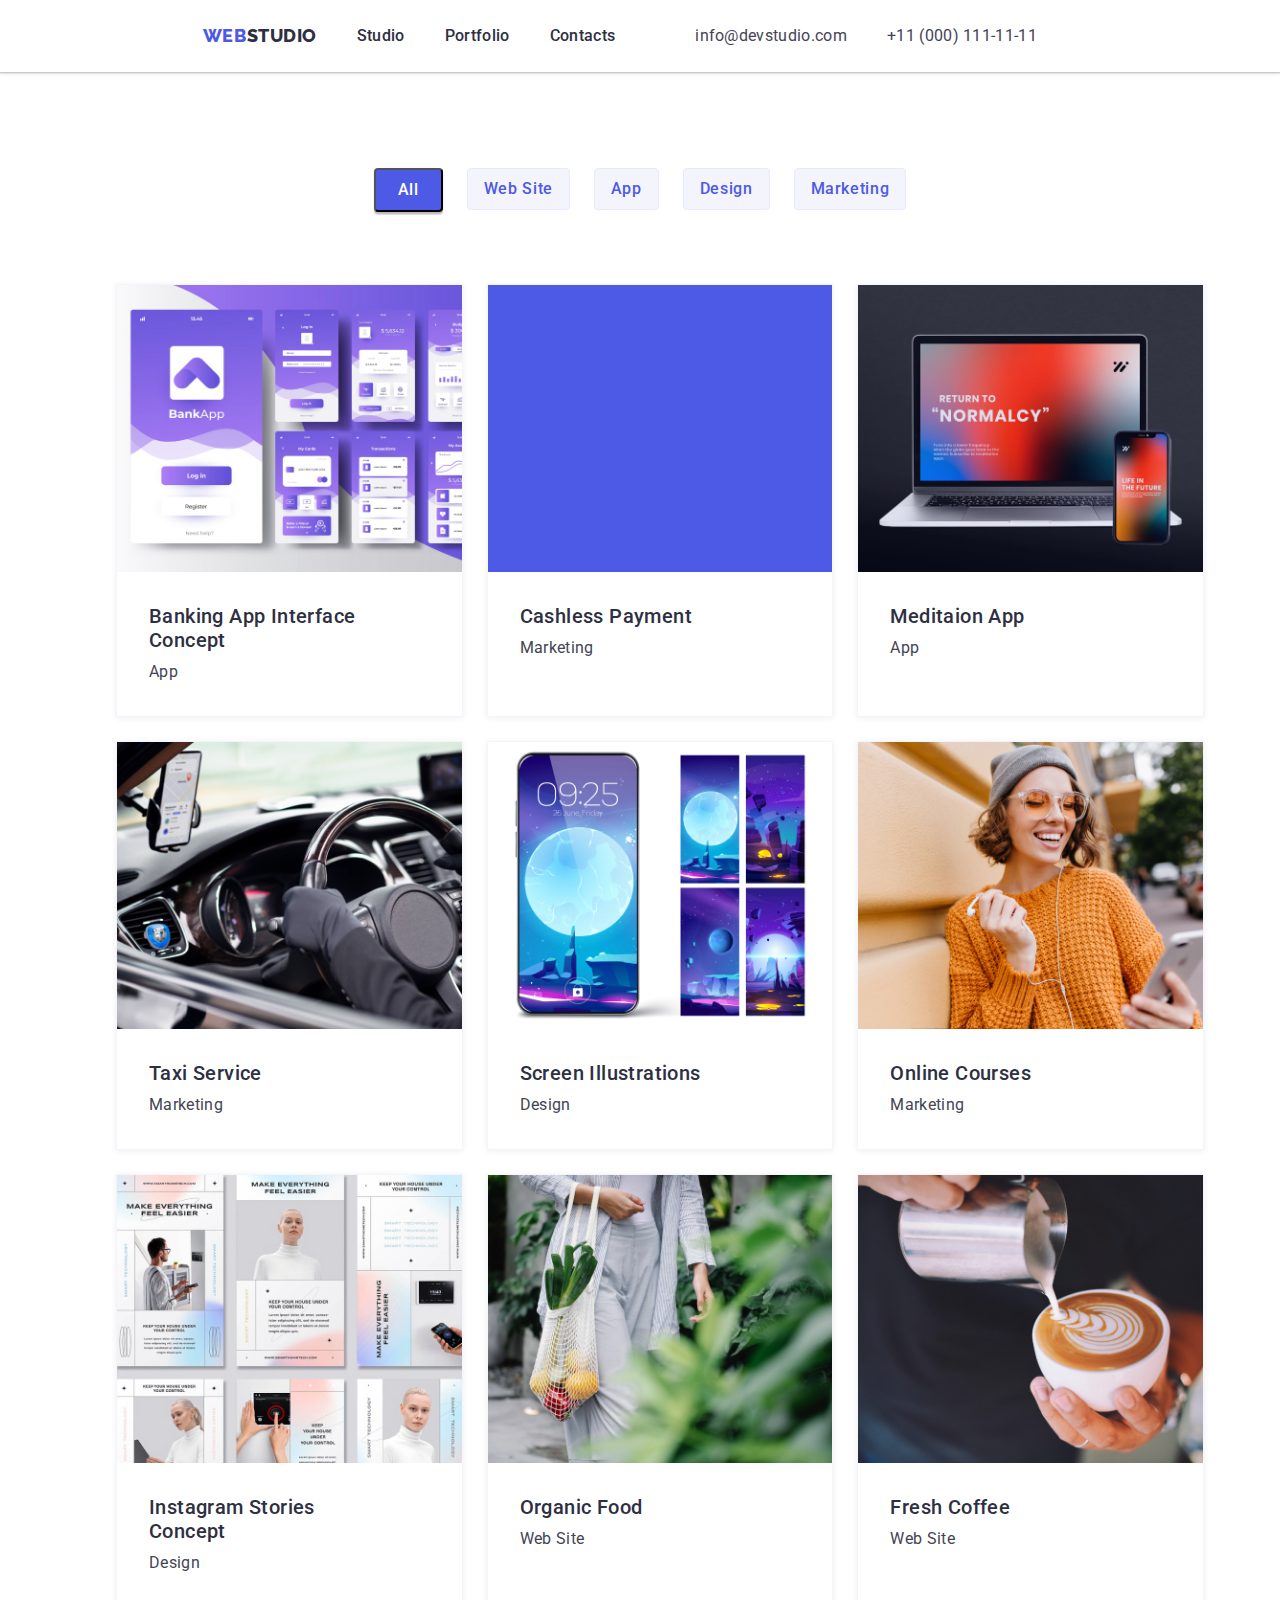
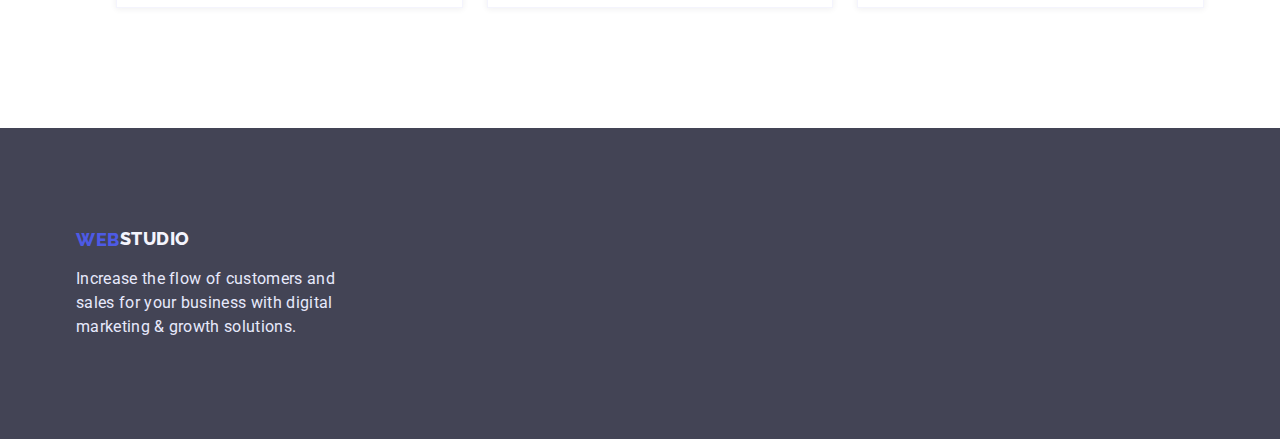
<file: portfolio.html>
<!DOCTYPE html>
<html lang="en">
	<head>
		<meta charset="UTF-8" />
		<meta http-equiv="X-UA-Compatible" content="IE=edge" />
		<meta name="viewport" content="width=device-width, initial-scale=1.0" />
            <link rel="stylesheet" href="https://cdnjs.cloudflare.com/ajax/libs/modern-normalize/1.1.0/modern-normalize.css"/>
		<link rel="stylesheet" href="./css/styles.css">
		<link href="https://fonts.googleapis.com/css2?family=Roboto:wght@400;500;700&display=swap" rel="stylesheet">
		<link href="https://fonts.googleapis.com/css2?family=Raleway:wght@800&display=swap" rel="stylesheet">
		<title>Portfolio</title>
	</head>
	<body>

            
                  <header class="header-class">
                    <div class="container main-nav">    
                  <a href="#" class="web">WEB</a>
			<a href="#" class="studio">Studio</a>
			<nav>
				<ul class="nav-links">
					<li ><a href="./index.html" class="exact-nav-links">Studio</a></li>
					<li ><a href="./portfolio.html" class="exact-nav-links">Portfolio</a></li>
					<li ><a href="#" class="exact-nav-links">Contacts</a></li>
				</ul>
				
			</nav>
			<ul class="contact">
				<li><a href="mailto:info@devstudio.com" class="contact-links">info@devstudio.com</a></li>
				<li><a href="tel:+11(000)111-11-11" class="contact-links">+11 (000) 111-11-11</a></li>
			</ul>
		      </div>
		</header>
            
		


		<main>
                  
                       <section class="merch-section">
                              <div class="container">
                        <ul class="no-bullets filter-btns">
                        <li><button class="total-display-btn" type="button">All</button></li>
                        <li><button class="display-btn" type="button">Web Site</button></li>
                        <li><button class="display-btn" type="button">App</button></li>
                        <li><button class="display-btn" type="button">Design</button></li>
                        <li><button class="display-btn" type="button">Marketing</button></li>
                  </ul>
            
            <ul class="merch-pics">
                  <li class="merch-rows"><img src="./images/merchone.jpg" alt="App" height="300" width="360">
                     <div class="merch-info">
                              <p class="project-name">Banking App Interface Concept</p>
                              <p class="categories">App</p>
                     </div>   
                        </li>
                  <li class="merch-rows"><img src="./images/merchtwo.jpg" alt="Marketing" height="300" width="360">
                     <div class="merch-info">
                              <p class="project-name">Cashless Payment</p>
                              <p class="categories">Marketing</p>
                     </div>   
                        </li>
                  <li class="merch-rows"><img src="./images/merchthree.jpg" alt="Laptop" height="300" width="360">
                     <div class="merch-info">
                        <p class="project-name">Meditaion App</p>
                        <p class="categories">App</p>
                     </div>   
                        </li>
                  <li class="merch-rows"><img src="./images/merchfour.jpg" alt="Wheel of the car" height="300" width="360">
                     <div class="merch-info">
                        <p class="project-name">Taxi Service</p>
                        <p class="categories">Marketing</p>
                  </div>   
                        </li>
                  <li class="merch-rows"><img src="./images/merchfive.jpg" alt="Smartphone" height="300" width="360">
                     <div class="merch-info">
                        <p class="project-name">Screen Illustrations</p>
                        <p class="categories">Design</p>
                     </div>   
                        </li>
                  <li class="merch-rows"><img src="./images/merchsix.jpg" alt="Happy woman" height="300" width="360">
                     <div class="merch-info">
                        <p class="project-name">Online Courses</p>
                        <p class="categories">Marketing</p>
                     </div>   
                        </li>
                  <li class="merch-rows"><img src="./images/merchseven.jpg" alt="Samples" height="300" width="360">
                     <div class="merch-info">
                        <p class="project-name">Instagram Stories Concept</p>
                        <p class="categories">Design</p>
                     </div>   
                        </li>
                  <li class="merch-rows"><img src="./images/mercheight.jpg" alt="Purchase" height="300" width="360">
                     <div class="merch-info">
                        <p class="project-name">Organic Food</p>
                        <p class="categories">Web Site</p>
                  </div>   
                        </li>
                  <li class="merch-rows"><img src="./images/merchnine.jpg" alt="Cup of coffee" height="300" width="360">
                     <div class="merch-info">
                        <p class="project-name">Fresh Coffee</p>
                        <p class="categories">Web Site</p>
                     </div>   
                        </li>
            </ul>
              </div>    
      </section>
		 
                  
                  
                  

		</main>

            
                <footer class="bckg-footer">
                  <div class="container">
			<a href="#" class="studio-footer"><span class="web">WEB </span>  STUDIO</a>
			<p class="footer-description">Increase the flow of customers and sales for your business with digital marketing & growth solutions.</p>
		      </div>
            </footer>  
            
	</body>
</html>
</file>
<file: css/styles.css>
/* CSS-змінні */
:root {
    --primary-brand: #4D5AE5;
    --dark: #2E2F42;
    --success: #31D0AA;
    --text: #434455;
    --subtle-text: #8E8F99;
    --accent: #E7E9FC;
    --light: #F4F4FD;
}

/* домінантний body-елемент */
body {
    font-family: 'Roboto';
    color: var(--primary-brand);
    
}

html {
	box-sizing: border-box;
}
*,
*::after,
*::before {
	box-sizing: inherit;
}

h1,
h2,
h3,
h4,
h5,
h6,
ul,
li,
p {
	margin: 0;
}

.list {
	list-style: none;
	padding-left: 0;
	margin: 0;
}

.link {
	text-decoration: none;
	color: inherit;
}

img {
	display: block;
	max-width: 100%;
	height: auto;
}
/* попередні налаштування таскидання */

.container {
    max-width: 1158px;
    margin: 0 auto;
    padding-left: 15px;
    padding-right: 15px;
}
.header-class {
    display: flex;
    flex-direction: row;
    align-items: center;
    padding-top: 24px;
    padding-bottom: 24px;
    box-shadow: 0px 2px 1px rgba(46, 47, 66, 0.08), 0px 1px 1px rgba(46, 47, 66, 0.16), 0px 1px 6px rgba(46, 47, 66, 0.08);
}
.main-nav {
    display: flex;
}

.web {
    font-family: 'Raleway';
    font-weight: 800;
    font-size: 18px;
    line-height: 1.3;
    letter-spacing: 0.03em;
    text-transform: uppercase;
    text-decoration: none;
    color: var(--primary-brand);
    display: flex;
    align-items: center;
}
.studio {
    color: var(--dark);
    font-family: 'Raleway';
    font-weight: 800;
    font-size: 18px;
    line-height: 1.16;
    letter-spacing: 0.03em;
    display: flex;
    align-items: center;
    text-transform: uppercase;
    text-decoration: none;
}

/* очистка переліків від позначок */
.no-bullets {
    list-style-type:none;
    margin: 0;
    padding: 0;
    justify-content: center;
    display: flex;
    gap: 24px;
}

.nav-links {
    font-weight: 500;
    font-size: 16px;
    line-height: 1.5;
    letter-spacing: 0.02em;
    color: var(--dark);
    list-style-type: none;
    display: flex;
}
.exact-nav-links {
    color: var(--dark);
    font-weight: 500;
    text-decoration: none;
    display: flex;
    margin-right: 40px;
}
.nav-links:hover {
    color: #404BBF;
}
.nav-links:focus {
    color: #404BBF;
}
.nav-segment {
    margin-right: auto;
    margin-left: 77px;
}
.contact {
    font-size: 16px;
    line-height: 1.5;
    letter-spacing: 0.02em;
    color: #434455;
    list-style-type: none;
    text-decoration: none;
    margin-left: auto;
    display: flex;
    flex-direction: row;
}
.contact:hover {
    color: var(--primary-brand);
}
.contact:focus {
    color: var(--primary-brand);
}
.contact-links {
    text-decoration: none;
    color: var(--text);
    margin-right: 40px;
}

.main-title {
    font-weight: 500;
    font-size: 56px;
    width: 492px;
    margin: 0 auto;
    line-height: 1.07;
    text-align: center;
    letter-spacing: 0.02em;
    color: #FFFFFF;
}
.title-section {
    padding-top: 192px;
    padding-bottom: 192px;
    background-color: #2E2F42;
    text-align: center;
}
.btn {
    font-weight: 500;
    font-size: 16px;
    font-family: 'Roboto';
    line-height: 1.18;
    height: 51px;
    width: 170px;
    left: 635px;
    top: 432px;
    letter-spacing: 0.04em;
    color: #FFFFFF;
    margin-top: 72px;
    background-color: var(--primary-brand);
    box-shadow: 0px 4px 4px rgba(0, 0, 0, 0.15);
    border-radius: 4px;
    cursor: pointer;
}
.btn:hover {
    background-color: #404BBF;
}
.btn:focus {
    background-color: #404BBF;
}
.hidden {
    display: none;
}
.benefits {
    font-weight: 500;
    font-size: 20px;
    line-height: 1.2;
    margin-bottom: 8px;
    letter-spacing: 0.02em;
    color: var(--dark);
}
.bene-section {
    padding-top: 120px;
}
.benefit-point {
    width: 264px;
    flex-basis: calc((100% - 72px) / 4);
}
.description {
    font-size: 16px;
    line-height: 1.5;
    letter-spacing: 0.02em;
    color: var(--text);
}
.section-doing {
    padding-top: 120px;
    padding-bottom: 120px;
}
.doing {
    font-weight: 500;
    font-size: 36px;
    margin-bottom: 50px;
    line-height: 1.11;
    text-align: center;
    letter-spacing: 0.02em;
    text-transform: capitalize;
    color: #2E2F42;
}
.pics1 {
    box-sizing: border-box;
    background: linear-gradient(0deg, rgba(77, 90, 229, 0.1), rgba(77, 90, 229, 0.1)), url(2368.jpg);
    background-blend-mode: soft-light, normal;
    border: 1px solid var(--accent);
    display: flex;
    box-sizing: border-box;
}
.pics2 {
    box-sizing: border-box;
    background: linear-gradient(0deg, rgba(77, 90, 229, 0.1), rgba(77, 90, 229, 0.1)), url(2368.jpg);
    background-blend-mode: soft-light, normal;
    border: 1px solid var(--accent);
    display: flex;
    box-sizing: border-box;
}
.pics3 {
    box-sizing: border-box;
    background: linear-gradient(0deg, rgba(77, 90, 229, 0.1), rgba(77, 90, 229, 0.1)), url(2368.jpg);
    background-blend-mode: soft-light, normal;
    border: 1px solid var(--accent);
    display: flex;
    box-sizing: border-box;
}
.team-bckg {
    background-color: var(--light);
    padding-top: 120px;
    padding-bottom: 120px;
}
.team {
    text-align: center;
    margin-bottom: 72px;
    font-family: 'Roboto';
    font-style: normal;
    font-weight: 600;
    font-size: 36px;
    line-height: 40px;
    text-align: center;
    letter-spacing: 0.02em;
    text-transform: capitalize;
    color: #2E2F42;
}
.worker-card1 {
    box-shadow: 0px 1px 6px rgba(46, 47, 66, 0.08), 0px 1px 1px rgba(46, 47, 66, 0.16), 0px 2px 1px rgba(46, 47, 66, 0.08);
    border-radius: 0px 0px 4px 4px;
}
.worker-card2 {
    box-shadow: 0px 1px 6px rgba(46, 47, 66, 0.08), 0px 1px 1px rgba(46, 47, 66, 0.16), 0px 2px 1px rgba(46, 47, 66, 0.08);
    border-radius: 0px 0px 4px 4px;
}
.worker-card3 {
    box-shadow: 0px 1px 6px rgba(46, 47, 66, 0.08), 0px 1px 1px rgba(46, 47, 66, 0.16), 0px 2px 1px rgba(46, 47, 66, 0.08);
    border-radius: 0px 0px 4px 4px;
}
.worker-card4 {
    box-shadow: 0px 1px 6px rgba(46, 47, 66, 0.08), 0px 1px 1px rgba(46, 47, 66, 0.16), 0px 2px 1px rgba(46, 47, 66, 0.08);
    border-radius: 0px 0px 4px 4px;
}
.worker-data {
    padding-top: 32px;
    padding-bottom: 32px;
}
.names {
    font-weight: 500;
    font-size: 20px;
    line-height: 1.2;
    text-align: center;
    letter-spacing: 0.02em;
    color: var(--dark);
}
.positions {
    font-size: 16px;
    line-height: 1.5;
    margin-top: 8px;
    text-align: center;
    letter-spacing: 0.02em;
    color: #434455;
}
.bckg-footer {
    background-color: var(--text);
    display: block;
    padding-top: 100px;
    padding-bottom: 100px; 
}
.studio-footer {
    font-family: 'Raleway';
    font-weight: 800;
    font-size: 18px;
    line-height: 1.16;
    letter-spacing: 0.03em;
    display: flex;
    align-items: center;
    text-transform: uppercase;
    text-decoration: none;
    color: var(--light);
}
.footer-description {
    font-size: 16px;
    margin-top: 16px;
    width: 264px;
    line-height: 1.5;
    letter-spacing: 0.02em;
    color: var(--accent);
}

/* Portfolio part */
.merch-section {
    padding-top: 96px;
    padding-bottom: 120px;
}
.merch-info {
    padding-left: 16px;
    padding-right: 95px;
    padding-bottom: 32px;
}
.filter-btns {
    margin-bottom: 72px;
}
.display-btn {
    background: var(--light);
    border: 1px solid var(--accent);
    border-radius: 4px;
    font-weight: 500;
    font-family: 'Roboto';
    font-size: 16px;
    line-height: 1.5;
    letter-spacing: 0.04em;
    padding-top: 8px;
    padding-bottom: 8px;
    padding-left: 16px;
    padding-right: 16px;
    color: #4D5AE5;
    cursor: pointer;
}
.total-display-btn {
    width: 69px;
    padding: 8px 16px;
    background: var(--primary-brand);
    box-shadow: 0px 3px 1px rgba(0, 0, 0, 0.1), 0px 2px 1px rgba(0, 0, 0, 0.08), 0px 2px 2px rgba(0, 0, 0, 0.12);
    border-radius: 4px;
    font-weight: 500;
    font-family: 'Roboto';
    font-size: 16px;
    line-height: 1.5;
    letter-spacing: 0.04em;
    margin: 0 auto;
    color: #FFFFFF;
    cursor: pointer;
}
.total-display-btn:hover {
    background-color: #404BBF;
}
.merch-pics {
    list-style-type:none;
    display:  flex; 
    flex-wrap: wrap; 
    gap: 24px;
}
.merch-rows {
    flex-basis: calc((100% - 48px) / 3);
    border: 0.5px solid #F4F4FD;
    box-shadow: 0px 1px 6px rgba(46, 47, 66, 0.08);
}
.project-name {
    font-weight: 500;
    font-size: 20px;
    line-height: 1.2;
    letter-spacing: 0.02em;
    margin-top: 32px;
    margin-left: 16px;
    color: var(--dark);
}
.categories {
    font-size: 16px;
    line-height: 1.5;
    letter-spacing: 0.02em;
    margin-top: 8px;
    margin-left: 16px;
    color: var(--text);
}
</file>
